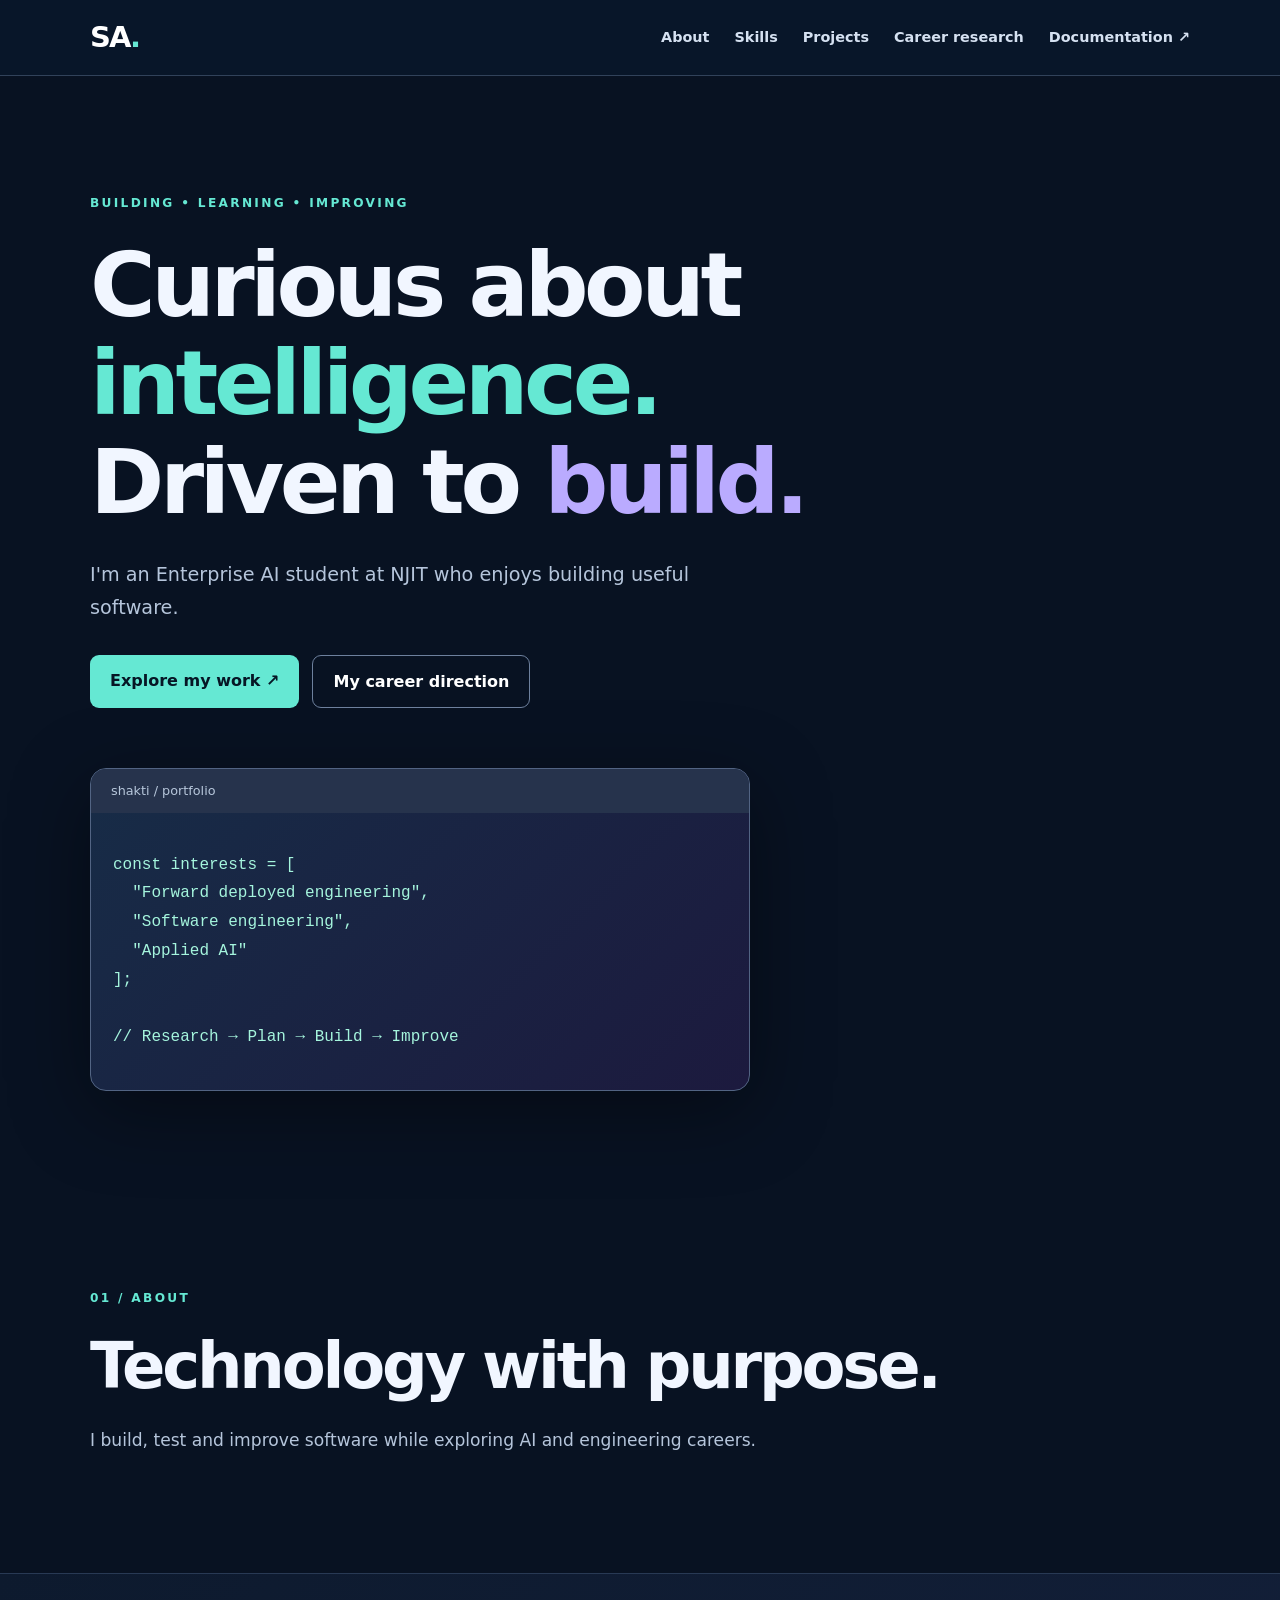
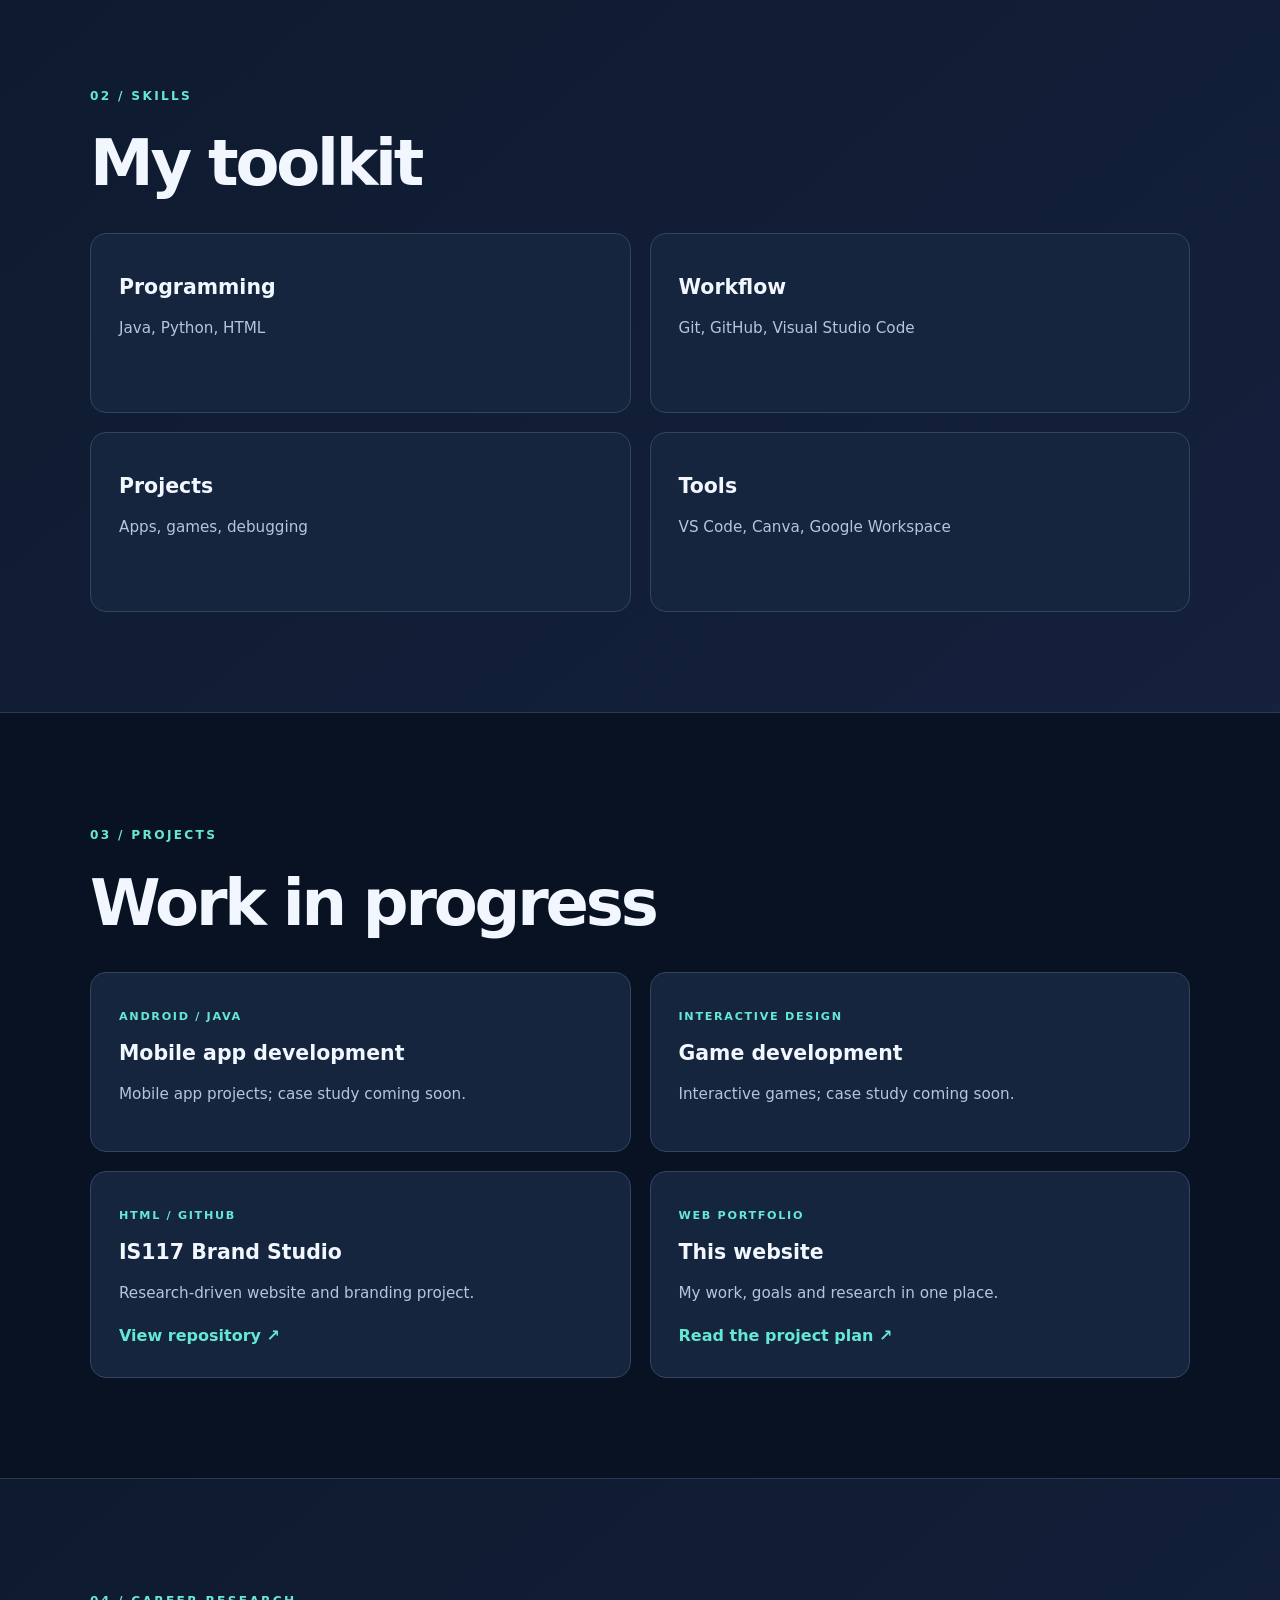
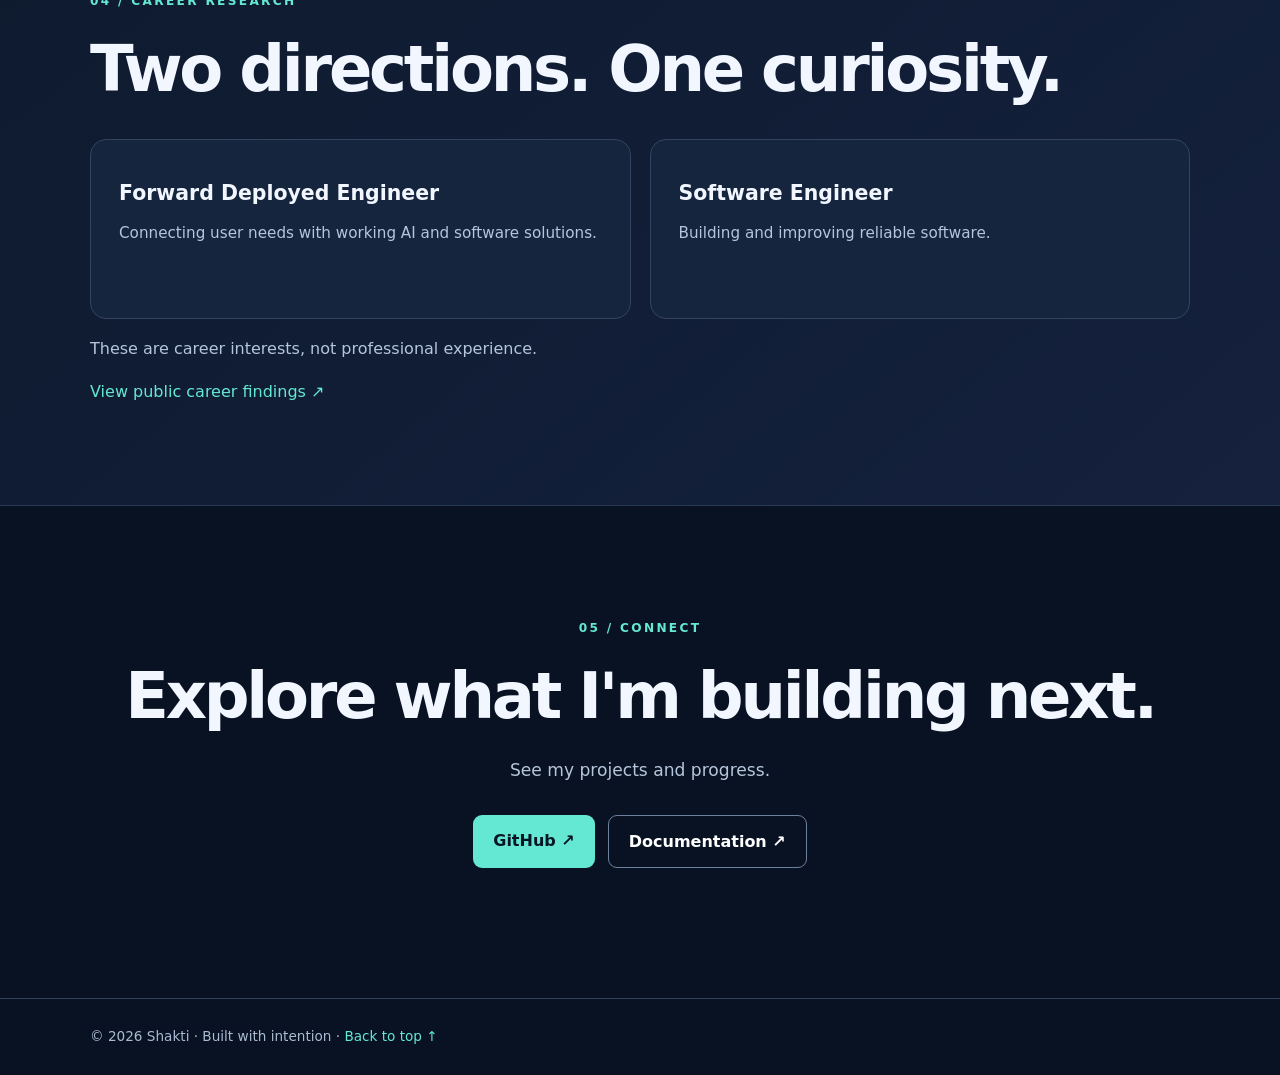
<file: index.html>
<!doctype html>
<html lang="en">
<head><meta charset="utf-8"><meta name="viewport" content="width=device-width, initial-scale=1"><meta name="description" content="Shakti's forward deployed engineering and software engineering career portfolio"><title>Shakti | Engineering Portfolio</title><link rel="stylesheet" href="styles.css"><script src="script.js" defer></script></head>
<body><a class="skip" href="#main">Skip to content</a><header><nav class="wrap"><a class="logo" href="#home">SA<span>.</span></a><button id="menu" aria-expanded="false" aria-controls="links">Menu ☰</button><div id="links"><a href="#about">About</a><a href="#skills">Skills</a><a href="#projects">Projects</a><a href="#career">Career research</a><a href="docs/plan.html">Documentation ↗</a></div></nav></header>
<main id="main"><section id="home" class="hero wrap"><p class="eyebrow">BUILDING • LEARNING • IMPROVING</p><h1>Curious about <em>intelligence.</em><br>Driven to <em>build.</em></h1><p class="lead">I'm an Enterprise AI student at NJIT who enjoys building useful software.</p><div class="actions"><a class="primary" href="#projects">Explore my work ↗</a><a class="secondary" href="#career">My career direction</a></div><div class="terminal" aria-label="My development focus"><span>shakti / portfolio</span><pre>const interests = [<br>  "Forward deployed engineering",<br>  "Software engineering",<br>  "Applied AI"<br>];<br><br>// Research → Plan → Build → Improve</pre></div></section>
<section id="about" class="section wrap"><p class="eyebrow">01 / ABOUT</p><h2>Technology with purpose.</h2><p>I build, test and improve software while exploring AI and engineering careers.</p></section>
<section id="skills" class="section tinted"><div class="wrap"><p class="eyebrow">02 / SKILLS</p><h2>My toolkit</h2><div class="grid"><article><h3>Programming</h3><p>Java, Python, HTML</p></article><article><h3>Workflow</h3><p>Git, GitHub, Visual Studio Code</p></article><article><h3>Projects</h3><p>Apps, games, debugging</p></article><article><h3>Tools</h3><p>VS Code, Canva, Google Workspace</p></article></div></div></section>
<section id="projects" class="section wrap"><p class="eyebrow">03 / PROJECTS</p><h2>Work in progress</h2><div class="grid"><article><small>ANDROID / JAVA</small><h3>Mobile app development</h3><p>Mobile app projects; case study coming soon.</p></article><article><small>INTERACTIVE DESIGN</small><h3>Game development</h3><p>Interactive games; case study coming soon.</p></article><article><small>HTML / GITHUB</small><h3>IS117 Brand Studio</h3><p>Research-driven website and branding project.</p><a href="https://github.com/Shakti2008/is117-brand-studio">View repository ↗</a></article><article><small>WEB PORTFOLIO</small><h3>This website</h3><p>My work, goals and research in one place.</p><a href="docs/plan.html">Read the project plan ↗</a></article></div></section>
<section id="career" class="section tinted"><div class="wrap"><p class="eyebrow">04 / CAREER RESEARCH</p><h2>Two directions. One curiosity.</h2><div class="grid"><article><h3>Forward Deployed Engineer</h3><p>Connecting user needs with working AI and software solutions.</p></article><article><h3>Software Engineer</h3><p>Building and improving reliable software.</p></article></div><p>These are career interests, not professional experience.</p><a href="docs/research.html">View public career findings ↗</a></div></section>
<section class="section wrap center"><p class="eyebrow">05 / CONNECT</p><h2>Explore what I'm building next.</h2><p>See my projects and progress.</p><div class="actions"><a class="primary" href="https://github.com/Shakti2008">GitHub ↗</a><a class="secondary" href="docs/plan.html">Documentation ↗</a></div></section></main><footer><div class="wrap">© <span id="year">2026</span> Shakti · Built with intention · <a href="#home">Back to top ↑</a></div></footer></body></html>
</file>
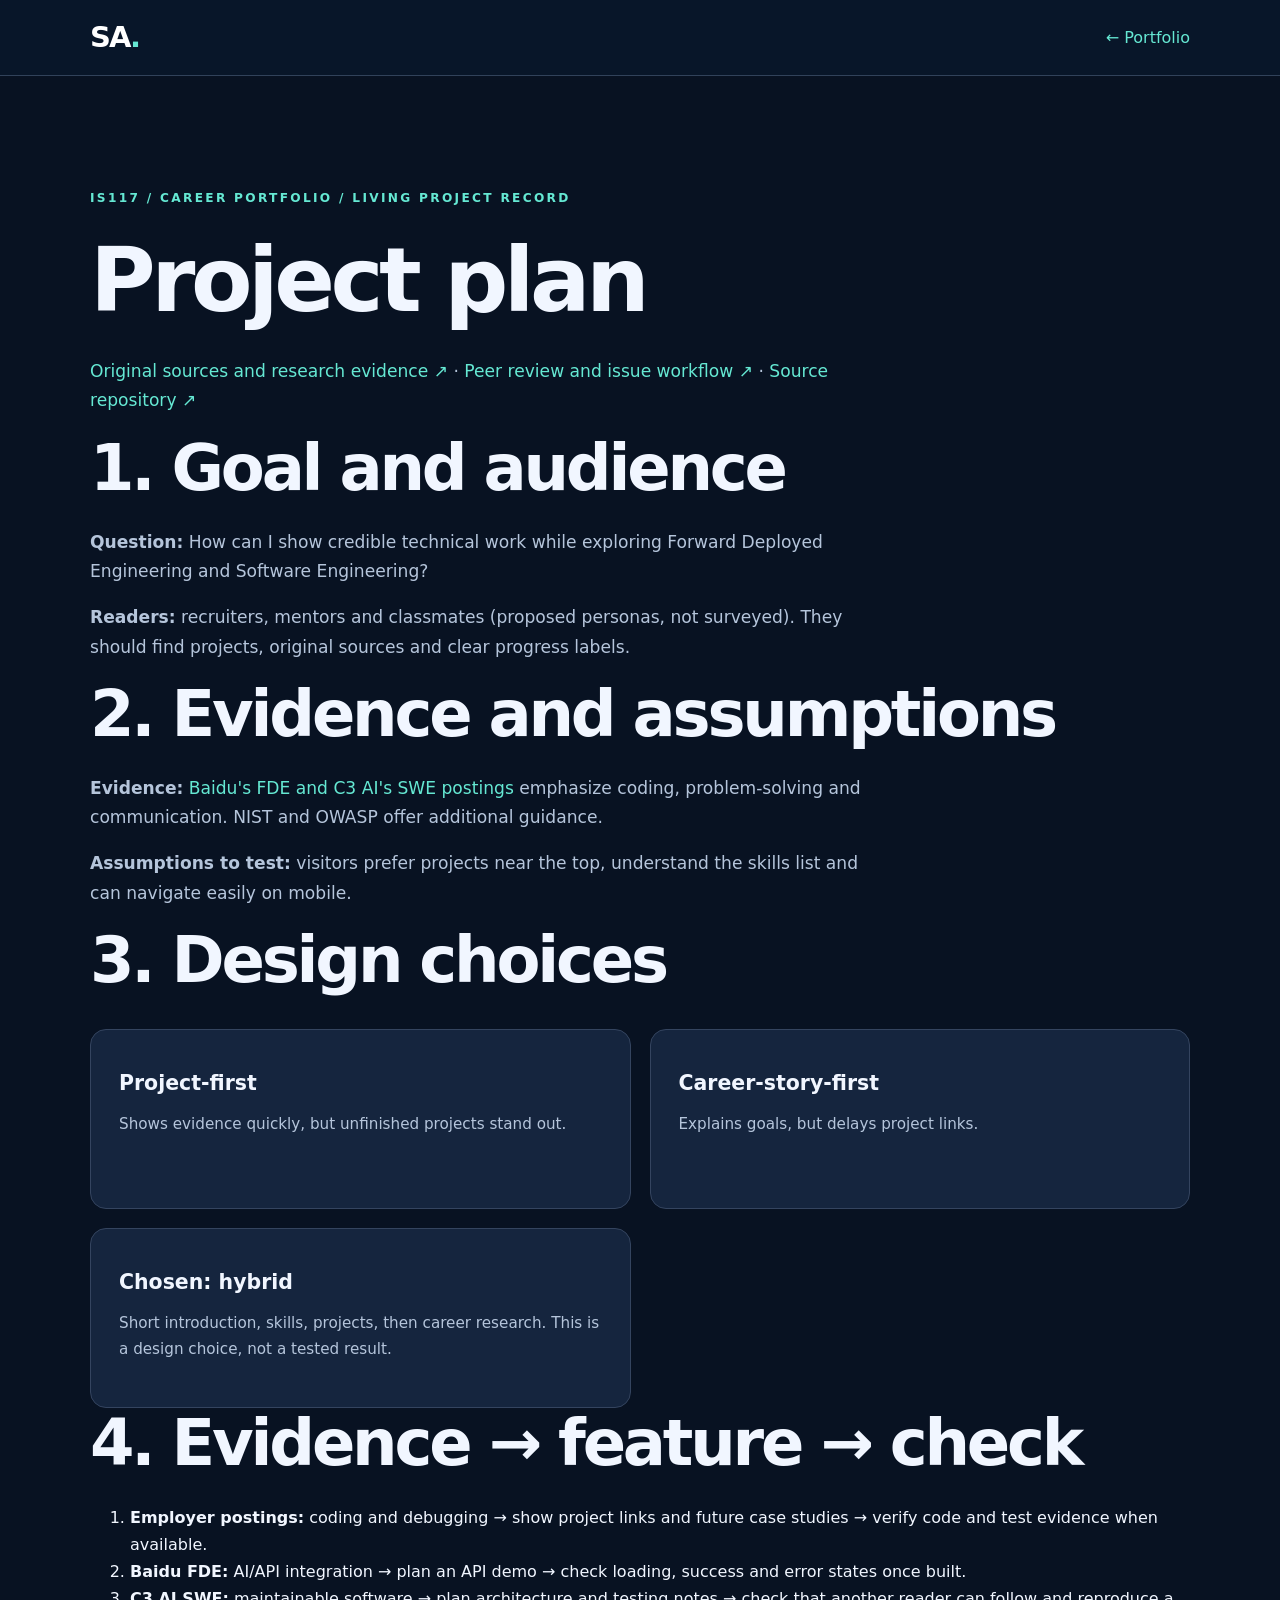
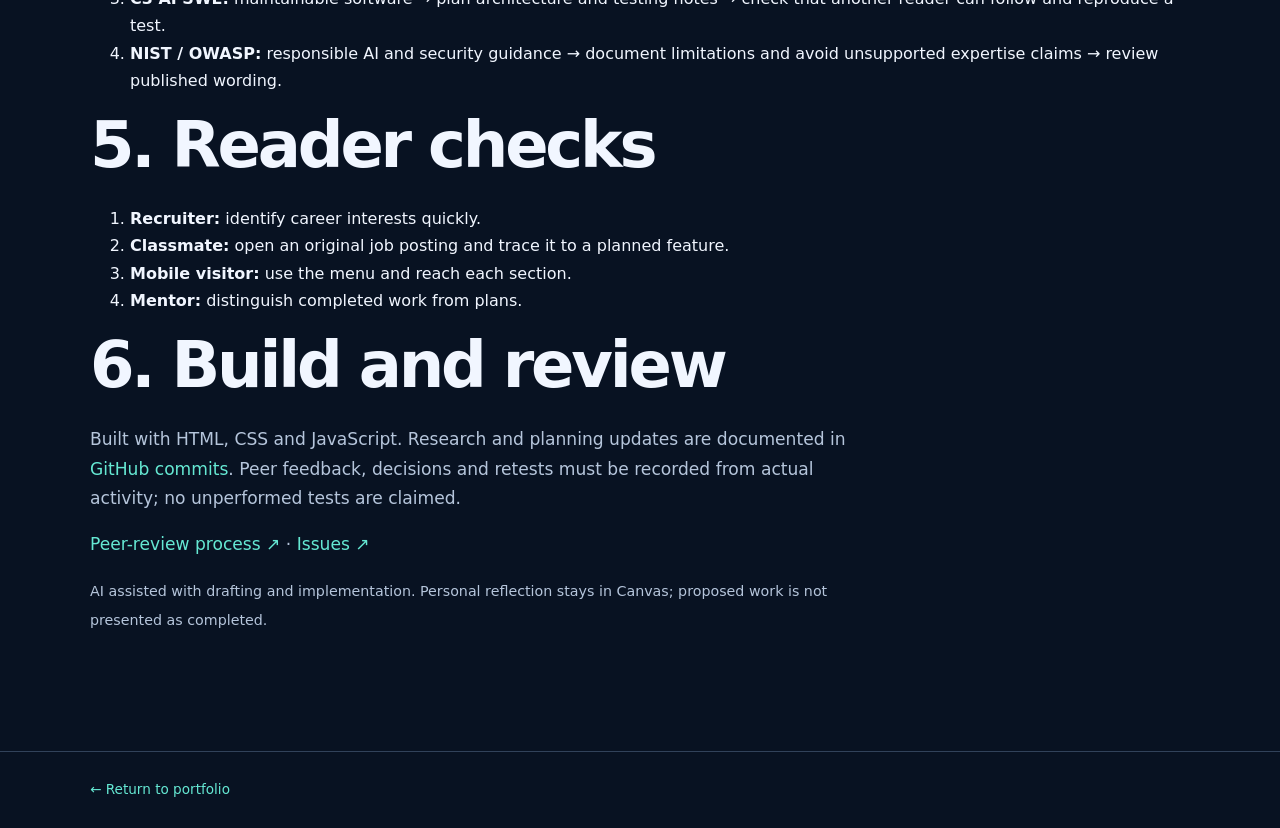
<file: docs/plan.html>
<!doctype html><html lang="en"><head><meta charset="utf-8"><meta name="viewport" content="width=device-width,initial-scale=1"><title>Research → Plan → Build → Improve | IS117 Portfolio</title><link rel="stylesheet" href="../styles.css"></head><body><a class="skip" href="#main">Skip to content</a><header><nav class="wrap"><a class="logo" href="../index.html">SA<span>.</span></a><a href="../index.html">← Portfolio</a></nav></header><main id="main" class="wrap section"><p class="eyebrow">IS117 / CAREER PORTFOLIO / LIVING PROJECT RECORD</p><h1>Project plan</h1><p><a href="research.html">Original sources and research evidence ↗</a> · <a href="review.html">Peer review and issue workflow ↗</a> · <a href="https://github.com/Shakti2008/ai-security-portfolio">Source repository ↗</a></p>
<h2>1. Goal and audience</h2><p><strong>Question:</strong> How can I show credible technical work while exploring Forward Deployed Engineering and Software Engineering?</p><p><strong>Readers:</strong> recruiters, mentors and classmates (proposed personas, not surveyed). They should find projects, original sources and clear progress labels.</p>
<h2>2. Evidence and assumptions</h2><p><strong>Evidence:</strong> <a href="research.html">Baidu's FDE and C3 AI's SWE postings</a> emphasize coding, problem-solving and communication. NIST and OWASP offer additional guidance.</p><p><strong>Assumptions to test:</strong> visitors prefer projects near the top, understand the skills list and can navigate easily on mobile.</p>
<h2>3. Design choices</h2><div class="grid"><article><h3>Project-first</h3><p>Shows evidence quickly, but unfinished projects stand out.</p></article><article><h3>Career-story-first</h3><p>Explains goals, but delays project links.</p></article><article><h3>Chosen: hybrid</h3><p>Short introduction, skills, projects, then career research. This is a design choice, not a tested result.</p></article></div>
<h2>4. Evidence → feature → check</h2><ol><li><strong>Employer postings:</strong> coding and debugging → show project links and future case studies → verify code and test evidence when available.</li><li><strong>Baidu FDE:</strong> AI/API integration → plan an API demo → check loading, success and error states once built.</li><li><strong>C3 AI SWE:</strong> maintainable software → plan architecture and testing notes → check that another reader can follow and reproduce a test.</li><li><strong>NIST / OWASP:</strong> responsible AI and security guidance → document limitations and avoid unsupported expertise claims → review published wording.</li></ol>
<h2>5. Reader checks</h2><ol><li><strong>Recruiter:</strong> identify career interests quickly.</li><li><strong>Classmate:</strong> open an original job posting and trace it to a planned feature.</li><li><strong>Mobile visitor:</strong> use the menu and reach each section.</li><li><strong>Mentor:</strong> distinguish completed work from plans.</li></ol>
<h2>6. Build and review</h2><p>Built with HTML, CSS and JavaScript. Research and planning updates are documented in <a href="https://github.com/Shakti2008/ai-security-portfolio/commits/main/">GitHub commits</a>. Peer feedback, decisions and retests must be recorded from actual activity; no unperformed tests are claimed.</p><p><a href="review.html">Peer-review process ↗</a> · <a href="https://github.com/Shakti2008/ai-security-portfolio/issues">Issues ↗</a></p>
<p><small>AI assisted with drafting and implementation. Personal reflection stays in Canvas; proposed work is not presented as completed.</small></p></main><footer><div class="wrap"><a href="../index.html">← Return to portfolio</a></div></footer></body></html>
</file>
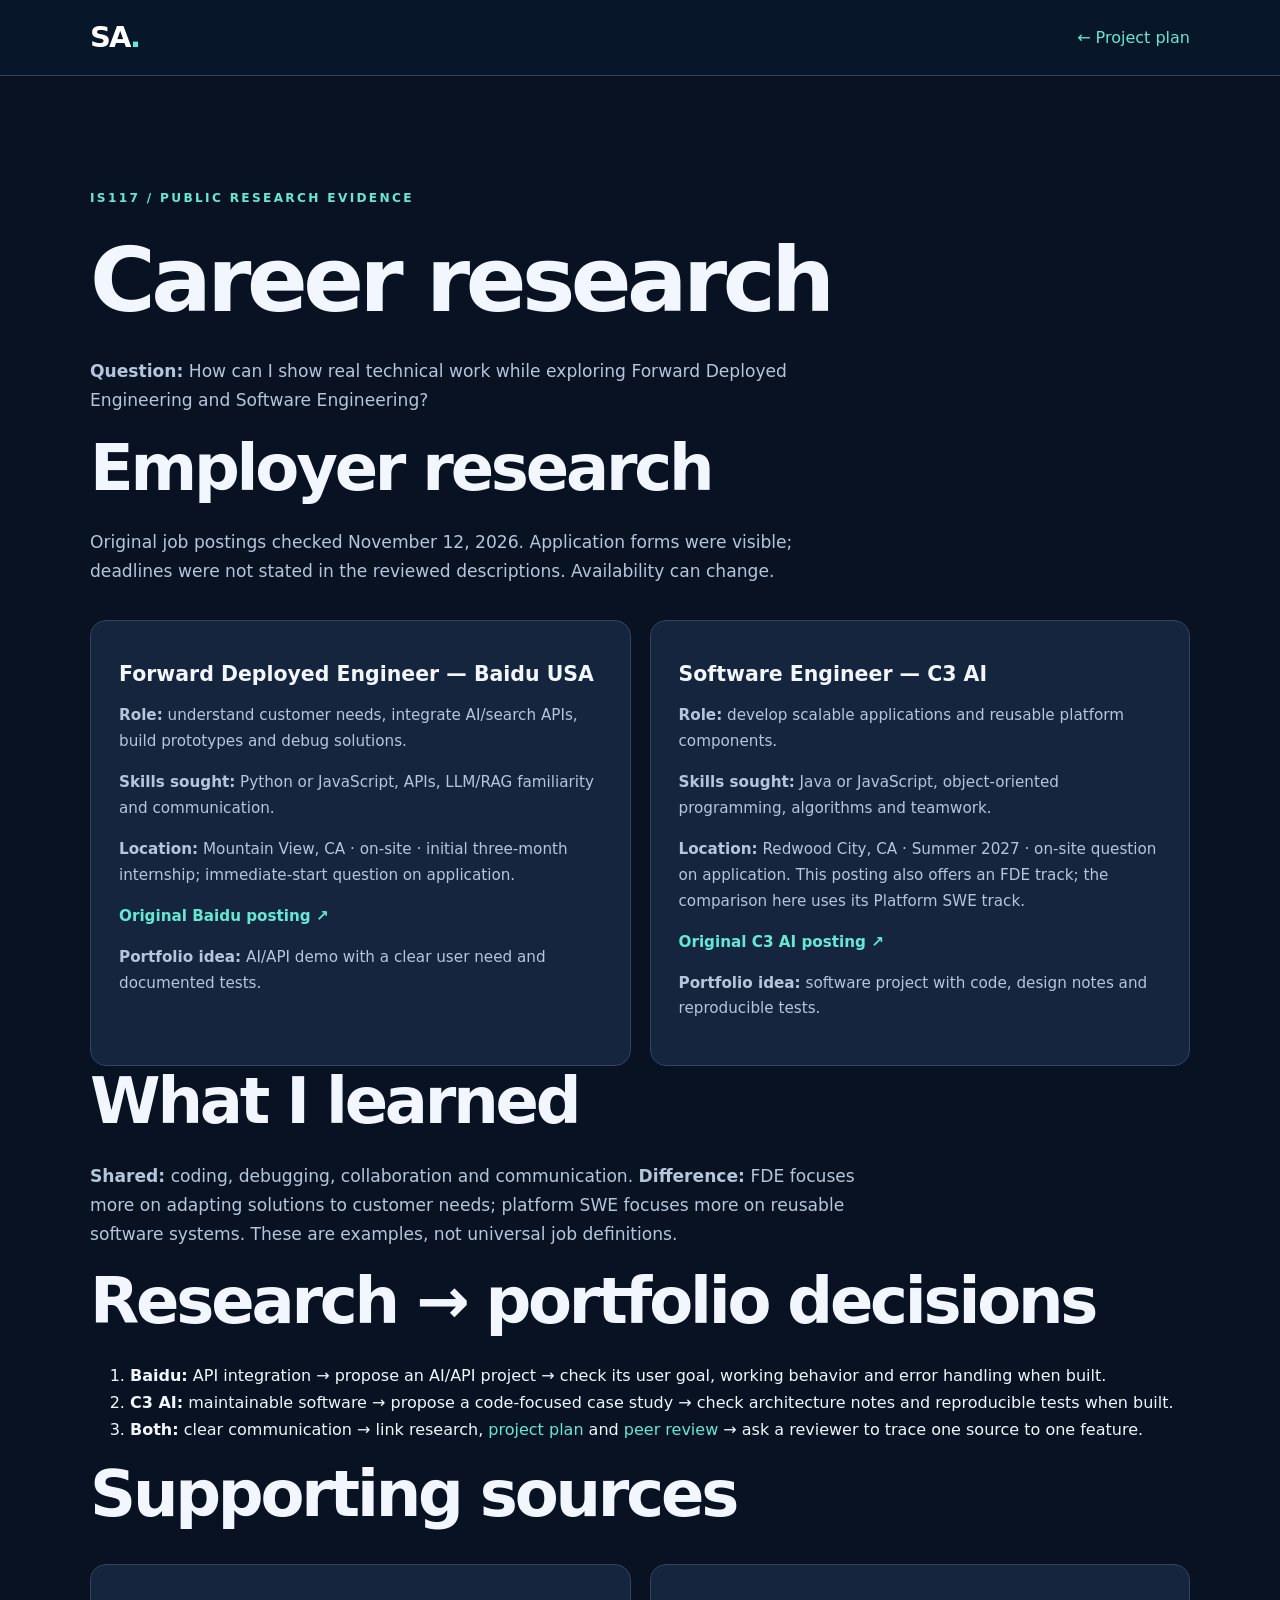
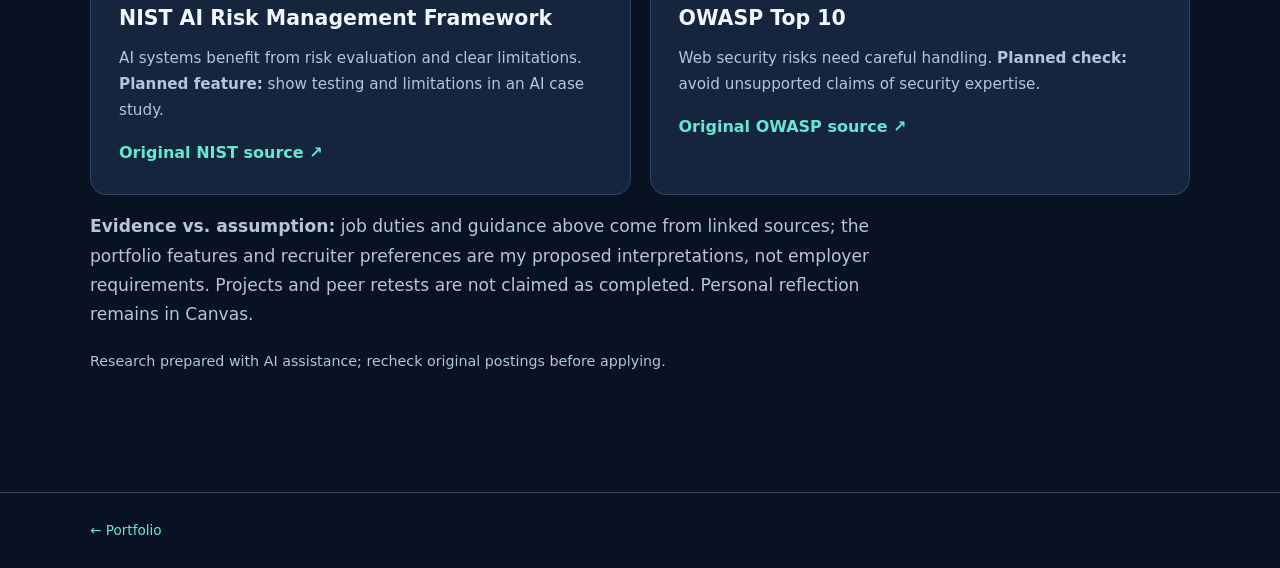
<file: docs/research.html>
<!doctype html><html lang="en"><head><meta charset="utf-8"><meta name="viewport" content="width=device-width,initial-scale=1"><title>Research Evidence | Shakti Portfolio</title><link rel="stylesheet" href="../styles.css"></head><body><a class="skip" href="#main">Skip to content</a><header><nav class="wrap"><a class="logo" href="../index.html">SA<span>.</span></a><a href="plan.html">← Project plan</a></nav></header><main class="wrap section" id="main"><p class="eyebrow">IS117 / PUBLIC RESEARCH EVIDENCE</p><h1>Career research</h1><p><strong>Question:</strong> How can I show real technical work while exploring Forward Deployed Engineering and Software Engineering?</p>
<h2>Employer research</h2><p>Original job postings checked November 12, 2026. Application forms were visible; deadlines were not stated in the reviewed descriptions. Availability can change.</p>
<div class="grid"><article><h3>Forward Deployed Engineer — Baidu USA</h3><p><strong>Role:</strong> understand customer needs, integrate AI/search APIs, build prototypes and debug solutions.</p><p><strong>Skills sought:</strong> Python or JavaScript, APIs, LLM/RAG familiarity and communication.</p><p><strong>Location:</strong> Mountain View, CA · on-site · initial three-month internship; immediate-start question on application.</p><p><a href="https://job-boards.greenhouse.io/baidu/jobs/8197142" target="_blank" rel="noopener noreferrer">Original Baidu posting ↗</a></p><p><strong>Portfolio idea:</strong> AI/API demo with a clear user need and documented tests.</p></article>
<article><h3>Software Engineer — C3 AI</h3><p><strong>Role:</strong> develop scalable applications and reusable platform components.</p><p><strong>Skills sought:</strong> Java or JavaScript, object-oriented programming, algorithms and teamwork.</p><p><strong>Location:</strong> Redwood City, CA · Summer 2027 · on-site question on application. This posting also offers an FDE track; the comparison here uses its Platform SWE track.</p><p><a href="https://job-boards.greenhouse.io/c3ascend/jobs/8739036002" target="_blank" rel="noopener noreferrer">Original C3 AI posting ↗</a></p><p><strong>Portfolio idea:</strong> software project with code, design notes and reproducible tests.</p></article></div>
<h2>What I learned</h2><p><strong>Shared:</strong> coding, debugging, collaboration and communication. <strong>Difference:</strong> FDE focuses more on adapting solutions to customer needs; platform SWE focuses more on reusable software systems. These are examples, not universal job definitions.</p>
<h2>Research → portfolio decisions</h2><ol><li><strong>Baidu:</strong> API integration → propose an AI/API project → check its user goal, working behavior and error handling when built.</li><li><strong>C3 AI:</strong> maintainable software → propose a code-focused case study → check architecture notes and reproducible tests when built.</li><li><strong>Both:</strong> clear communication → link research, <a href="plan.html">project plan</a> and <a href="review.html">peer review</a> → ask a reviewer to trace one source to one feature.</li></ol>
<h2>Supporting sources</h2><div class="grid"><article><h3>NIST AI Risk Management Framework</h3><p>AI systems benefit from risk evaluation and clear limitations. <strong>Planned feature:</strong> show testing and limitations in an AI case study.</p><a href="https://www.nist.gov/itl/ai-risk-management-framework" target="_blank" rel="noopener noreferrer">Original NIST source ↗</a></article><article><h3>OWASP Top 10</h3><p>Web security risks need careful handling. <strong>Planned check:</strong> avoid unsupported claims of security expertise.</p><a href="https://owasp.org/www-project-top-ten/" target="_blank" rel="noopener noreferrer">Original OWASP source ↗</a></article></div>
<p><strong>Evidence vs. assumption:</strong> job duties and guidance above come from linked sources; the portfolio features and recruiter preferences are my proposed interpretations, not employer requirements. Projects and peer retests are not claimed as completed. Personal reflection remains in Canvas.</p><p><small>Research prepared with AI assistance; recheck original postings before applying.</small></p></main><footer><div class="wrap"><a href="../index.html">← Portfolio</a></div></footer></body></html>
</file>
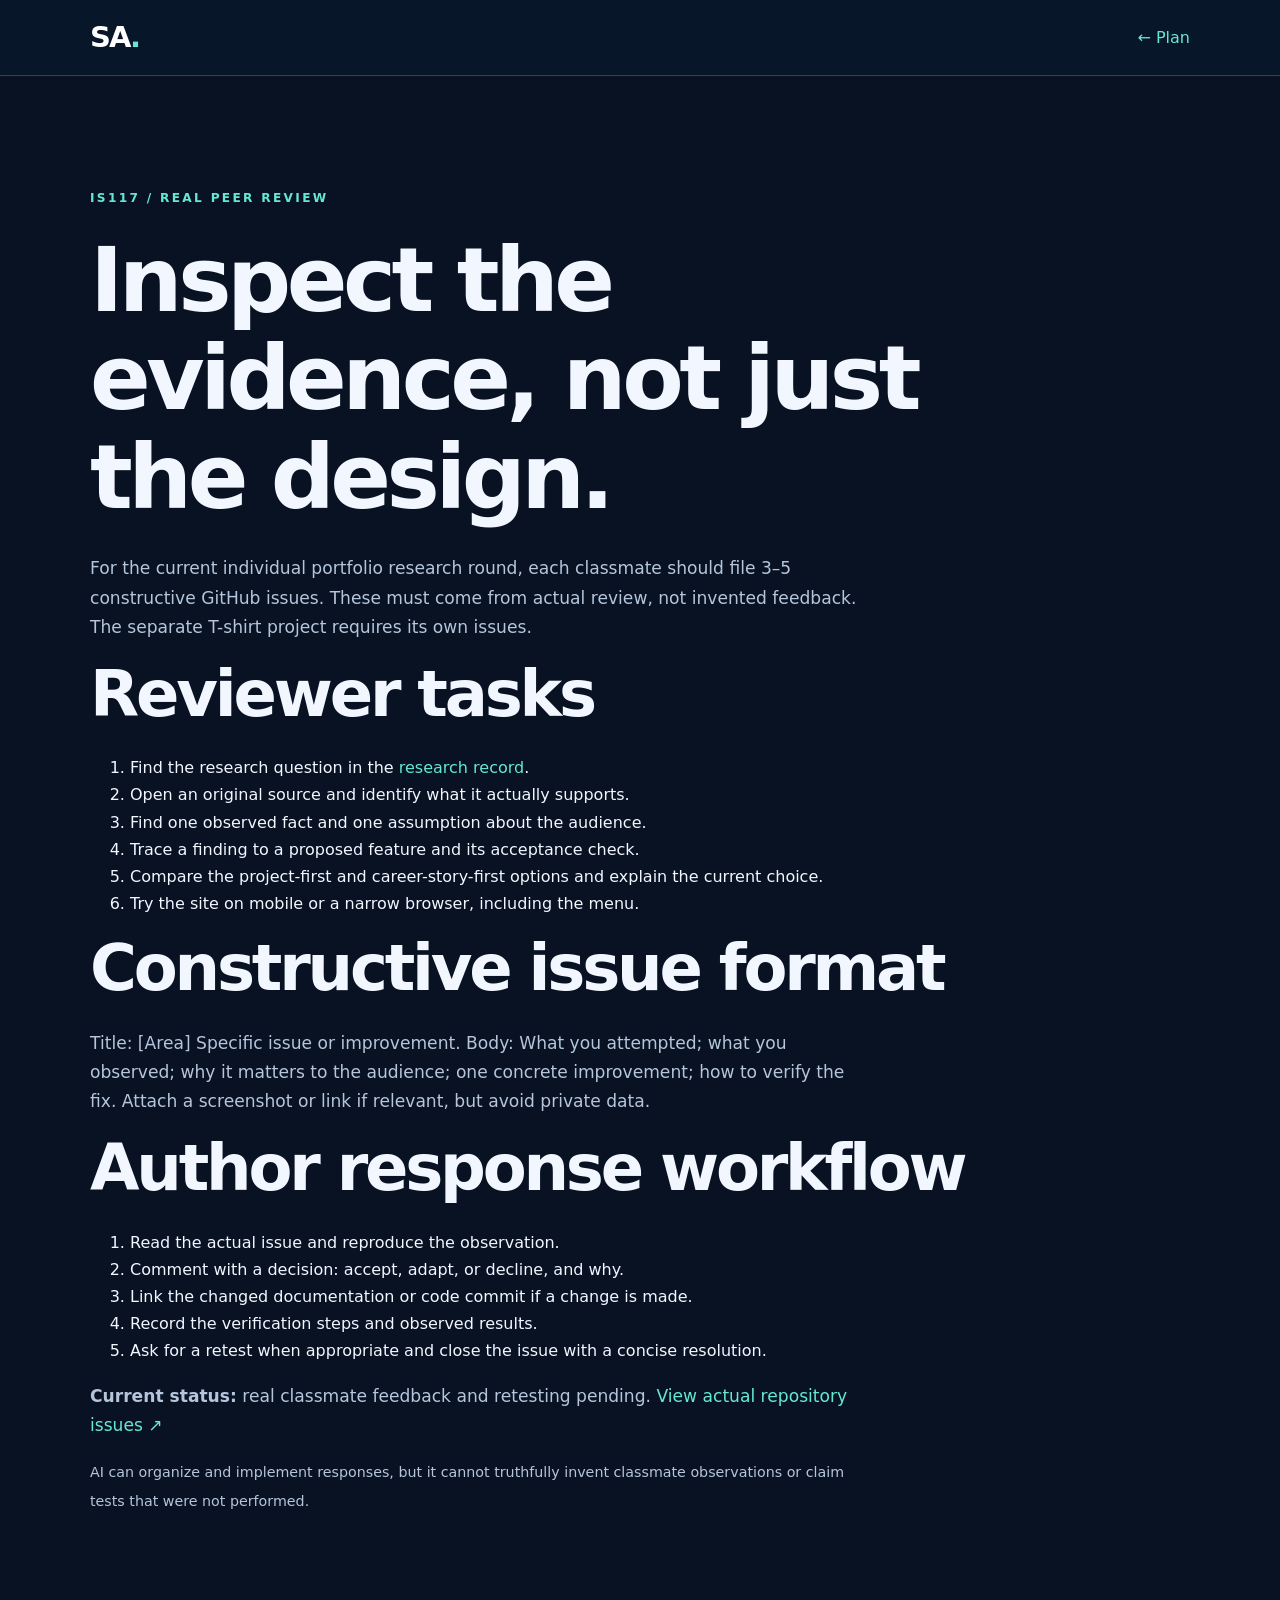
<file: docs/review.html>
<!doctype html><html lang="en"><head><meta charset="utf-8"><meta name="viewport" content="width=device-width,initial-scale=1"><title>Peer Review Guide | IS117</title><link rel="stylesheet" href="../styles.css"></head><body><a class="skip" href="#main">Skip to content</a><header><nav class="wrap"><a class="logo" href="../index.html">SA<span>.</span></a><a href="plan.html">← Plan</a></nav></header><main id="main" class="wrap section"><p class="eyebrow">IS117 / REAL PEER REVIEW</p><h1>Inspect the evidence, not just the design.</h1><p>For the current individual portfolio research round, each classmate should file 3–5 constructive GitHub issues. These must come from actual review, not invented feedback. The separate T-shirt project requires its own issues.</p><h2>Reviewer tasks</h2><ol><li>Find the research question in the <a href="research.html">research record</a>.</li><li>Open an original source and identify what it actually supports.</li><li>Find one observed fact and one assumption about the audience.</li><li>Trace a finding to a proposed feature and its acceptance check.</li><li>Compare the project-first and career-story-first options and explain the current choice.</li><li>Try the site on mobile or a narrow browser, including the menu.</li></ol><h2>Constructive issue format</h2><p>Title: [Area] Specific issue or improvement. Body: What you attempted; what you observed; why it matters to the audience; one concrete improvement; how to verify the fix. Attach a screenshot or link if relevant, but avoid private data.</p><h2>Author response workflow</h2><ol><li>Read the actual issue and reproduce the observation.</li><li>Comment with a decision: accept, adapt, or decline, and why.</li><li>Link the changed documentation or code commit if a change is made.</li><li>Record the verification steps and observed results.</li><li>Ask for a retest when appropriate and close the issue with a concise resolution.</li></ol><p><strong>Current status:</strong> real classmate feedback and retesting pending. <a href="https://github.com/Shakti2008/ai-security-portfolio/issues">View actual repository issues ↗</a></p><p><small>AI can organize and implement responses, but it cannot truthfully invent classmate observations or claim tests that were not performed.</small></p></main></body></html>
</file>
<file: styles.css>
:root{color-scheme:dark;--bg:#081222;--panel:#13233b;--text:#f1f6ff;--muted:#b5c5db;--mint:#65e8d3;--purple:#baabff}*{box-sizing:border-box}html{scroll-behavior:smooth;scroll-padding-top:85px}body{margin:0;background:var(--bg);color:var(--text);font:16px/1.7 system-ui,-apple-system,"Segoe UI",sans-serif}a{color:var(--mint);text-decoration:none}a:hover{text-decoration:underline}a:focus-visible,button:focus-visible{outline:3px solid var(--mint);outline-offset:3px}.wrap{width:min(1100px,calc(100% - 40px));margin:auto}.skip{position:absolute;left:8px;top:-90px;padding:12px;background:white;color:black}.skip:focus{top:8px;z-index:10}header{position:sticky;top:0;background:#09172aee;backdrop-filter:blur(16px);border-bottom:1px solid #31425a;z-index:5}nav{min-height:75px;display:flex;align-items:center;justify-content:space-between;gap:22px}.logo{font-weight:900;font-size:29px;color:white;letter-spacing:-2px}.logo span{color:var(--mint)}#links{display:flex;align-items:center;gap:25px}#links a{color:#d5e1f1;font-size:.9rem;font-weight:600}#links a:hover{color:var(--mint)}#menu{display:none;background:transparent;border:1px solid #7486a1;color:white;border-radius:8px;padding:8px 12px;cursor:pointer}.hero{padding:105px 0 85px;min-height:620px}.eyebrow{color:var(--mint);font-weight:800;font-size:.76rem;letter-spacing:.19em;margin-bottom:22px}h1,h2{line-height:1.1;letter-spacing:-.05em}h1{font-size:clamp(3rem,7vw,6rem);max-width:970px;margin:0 0 28px}h1 em{font-style:normal;color:var(--mint)}h1 em:last-child{color:var(--purple)}h2{font-size:clamp(2.3rem,5vw,4rem);margin:0 0 25px}h3{font-size:1.28rem;line-height:1.3;margin:12px 0}.lead{font-size:1.2rem;max-width:690px;color:var(--muted)}p{color:var(--muted)}.actions{display:flex;gap:13px;flex-wrap:wrap;margin:30px 0}.actions a{border-radius:9px;padding:12px 20px;font-weight:700;display:inline-block}.primary{background:var(--mint);color:#061625}.secondary{border:1px solid #6d809d;color:white}.terminal{background:linear-gradient(135deg,#172c47,#1c1a3e);border:1px solid #526483;box-shadow:0 20px 80px #0006;border-radius:16px;max-width:660px;margin-top:60px;overflow:hidden}.terminal>span{display:block;background:#26334c;color:#b7c7db;padding:11px 20px;font-size:.8rem}.terminal pre{padding:22px;overflow:auto;color:#a5f5dd;line-height:1.8}.section{padding:100px 0}.section>p:not(.eyebrow){max-width:780px;font-size:1.07rem}.tinted{background:linear-gradient(140deg,#0d1a2e,#15213d);border-top:1px solid #283954;border-bottom:1px solid #283954}.grid{display:grid;grid-template-columns:repeat(2,minmax(0,1fr));gap:19px;margin-top:34px}.grid article{border:1px solid #34445f;background:#15253e;padding:28px;border-radius:16px;min-height:180px}.grid small{color:var(--mint);font-size:.7rem;letter-spacing:.15em;font-weight:800}.grid p{font-size:.95rem}.grid a{font-weight:700}.center{text-align:center}.center .actions{justify-content:center}.center p{margin-inline:auto}.fine{font-size:.83rem!important;margin-top:25px}footer{padding:26px 0;border-top:1px solid #31425a;color:#a9bbd2;font-size:.85rem}@media(max-width:700px){#menu{display:block}#links{display:none;position:absolute;left:0;right:0;top:75px;background:#13233b;padding:24px;flex-direction:column;align-items:stretch;border-bottom:1px solid #34445f}#links.open{display:flex}.hero{padding:65px 0}.section{padding:65px 0}.grid{grid-template-columns:1fr}.terminal{margin-top:35px}}@media(prefers-reduced-motion:reduce){html{scroll-behavior:auto}}
</file>
